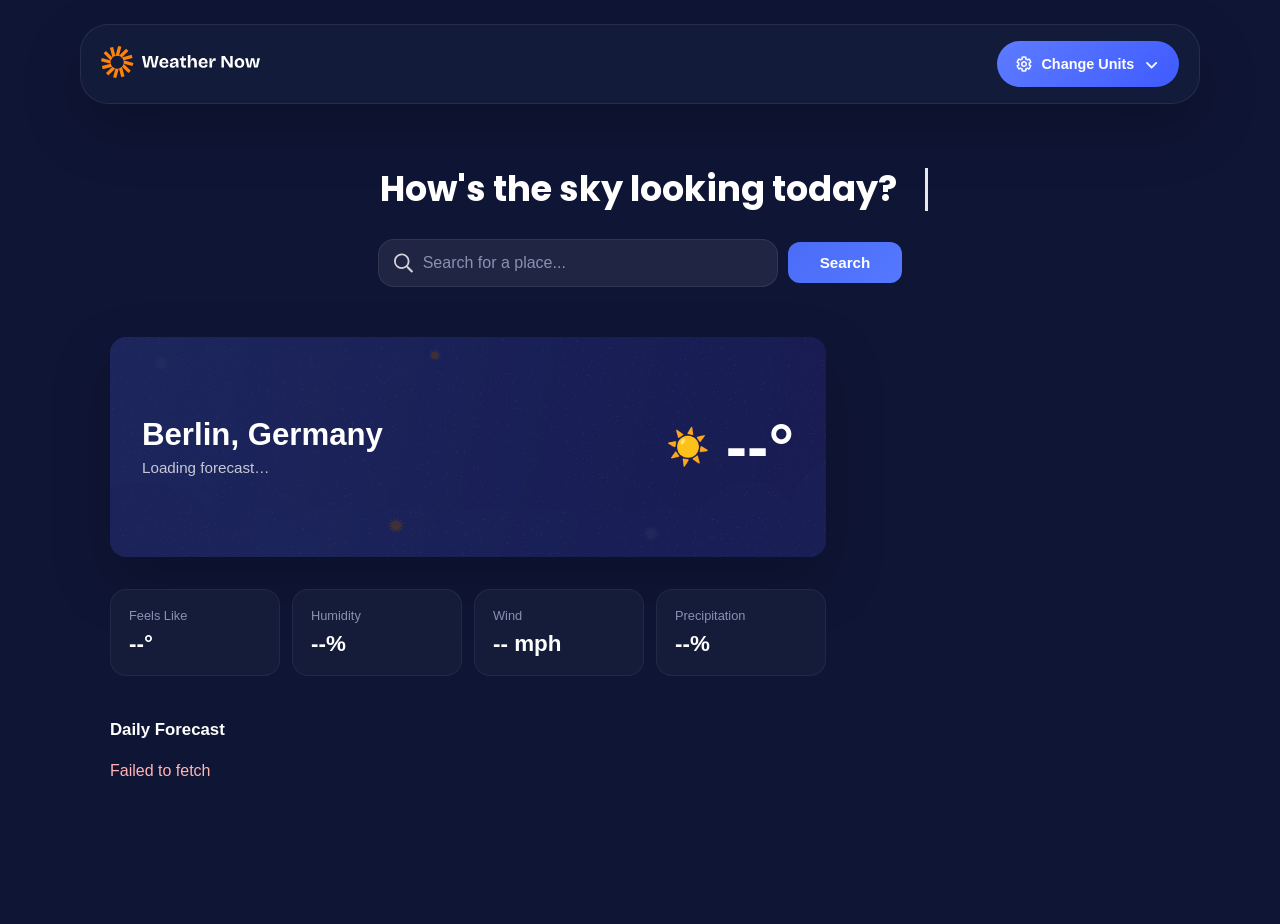
<file: index.html>
<!DOCTYPE html>
<html lang="en">
<head>
  <meta charset="UTF-8">
  <meta name="viewport" content="width=device-width, initial-scale=1.0"> <!-- displays site properly based on user's device -->
  <link rel="icon" type="image/png" sizes="32x32" href="./assets/images/favicon-32x32.png">
  <link rel="preconnect" href="https://fonts.googleapis.com">
<link rel="preconnect" href="https://fonts.gstatic.com" crossorigin>
<link href="https://fonts.googleapis.com/css2?family=Bricolage+Grotesque:opsz,wght@12..96,200..800&family=DM+Sans:ital,opsz,wght@0,9..40,100..1000;1,9..40,100..1000&family=Poppins:ital,wght@0,100;0,200;0,300;0,400;0,500;0,600;0,700;0,800;0,900;1,1<PASSWORD>;1,2<PASSWORD>;1,3<PASSWORD>;1,4<PASSWORD>;1,5<PASSWORD>;1,6<PASSWORD>;1,7<PASSWORD>;1,8<PASSWORD>;1,9<PASSWORD>&family=Roboto:ital,wght@0,1<PASSWORD>;1,1<PASSWORD>.." rel="stylesheet">
  <link rel="stylesheet" href="./style.css">
  <title>Weather App</title>
</head>
<body>
    <script src="app.js" defer></script>
  <!-- NAVBAR -->
  <nav class="navbar">
      <div class="logo">
         <span class="logo-icon">
          <img src="./assets/images/logo.svg" alt="logo-icon">
         </span>
      </div>
       <button type="button" class="units-btn">
         <span class="units-icon">
           <img src="./assets/images/icon-units.svg" alt="units-icon">
         </span>
         <span class="units-label">Change Units</span>
         <span class="units-dropdown">
           <img src="./assets/images/icon-dropdown.svg" alt="dropdown-icon">
         </span>
       </button>
  </nav>
  <!-- NAVBAR-END -->

  <!-- MAIN WRAPPER -->
    <main class="container">
      <!-- HERO-SECTION -->
       <section class="hero">
         <h1>How's the sky looking today?</h1>
         <div class="search-bar">
         <div class="search-input-wrap">
          <span class="search-icon">
             <img src="./assets/images/icon-search.svg" alt="search-icon">
           </span>
            <input id="search-input" type="text" placeholder="Search for a place...">
          </div>
          <button id="search-btn" type="button" class="search-btn">Search</button>
         </div>
       </section>
       <!-- HERO-SECTION-END -->

       <!-- CONTENT GRID -->
        <div class="content-grid">
           <!-- LEFT COLUMN -->
            <div class="left-column">
               <!-- Big Weather Card -->
                <div class="weather-card">
                    <div class="weather-card_info">
                      <div class="weather-card_bg">
                       <img src="./assets/images/bg-today-large.svg" alt="weather-background" class="weather-bg-img">
                        <div class="weather-card_content">
                           <div class="weather-card_meta">
                               <h2 id="city" class="city">Berlin, Germany</h2>
                               <p id="date" class="date">Loading forecast…</p>
                           </div>
                          <div class="weather-card_temp">
                         <span id="weather-icon" class="weather-icon" aria-hidden="true">☀️</span>
                          <span id="temperature" class="temperature">--°</span>
                       </div>  
                      </div>
                      </div>
                    </div>
                </div>
                <!-- Big Weather Card END -->

                  <!-- Stats ROW -->
                       <div class="stats-row">
                          <div class="stat-card">
                            <p class="stat-label">Feels Like</p>
                            <p id="feels-like" class="stat-value">--°</p>
                          </div>
                          <div class="stat-card">
                            <p class="stat-label">Humidity</p>
                            <p id="humidity" class="stat-value">--%</p>
                          </div>
                           <div class="stat-card">
                            <p class="stat-label">Wind</p>
                            <p id="wind" class="stat-value">-- mph</p>
                           </div>
                           <div class="stat-card">
                            <p class="stat-label">Precipitation</p>
                            <p id="precipitation" class="stat-value">--%</p>
                           </div>
                       </div>
                      <!-- STATS-ROW-END -->

                      <!-- Daily Forecast -->
                      <div class="daily-section">
                        <p class="section-title">Daily Forecast</p>
                        <div id="daily-row" class="daily-row"></div>
                        <p id="status-message" class="status-message"></p>
                      </div> 

        </div>
        </div>

    </main>



  
 
</body>
</html>
</file>
<file: style.css>
*, *::before, *::after {
  margin: 0;
  padding: 0;
  box-sizing: border-box;
}

:root {
  --bg-dark: #0f1535;
  --card-blue: #1e2a78;
  --panel-bg: #141c3a;
  --accent: #f5a623;
  --accent-btn: #4a6cf7;
  --text: #ffffff;
  --text-muted: #8892b0;
  --radius: 16px;
}

body {
  background-color: var(--bg-dark);
  color: var(--text);
  font-family: 'Segoe UI', sans-serif;
  min-height: 100vh;
}
/* NAVBAR SECTION */
.navbar {
  width: min(1120px, calc(100% - 2rem));
  margin: 1.5rem auto;
  display: flex;
  align-items: center;
  justify-content: space-between;
  gap: 1rem;
  padding: 1rem 1.25rem;
  background: rgba(20, 28, 58, 0.95);
  border: 1px solid rgba(255, 255, 255, 0.08);
  border-radius: 28px;
  box-shadow: 0 24px 60px rgba(0, 0, 0, 0.22);
}  

.logo {
  display: inline-flex;
  align-items: center;
  gap: 0.85rem;
  text-decoration: none;
  color: var(--text);
}

.logo-icon img {
  width: 10rem;
  height: auto;
  animation: typewriterReveal 1.2s ease-out forwards;
}

/* ANIMATIONS FOR LOGO */
@keyframes typewriterReveal {
  from {
    clip-path: inset(0 100% 0 0);
  }
  to {
    clip-path: inset(0 0 0 0);
  }
}

.units-btn {
  display: inline-flex;
  align-items: center;
  justify-content: center;
  gap: 0.6rem;
  padding: 0.95rem 1.2rem;
  border: none;
  border-radius: 999px;
  background: linear-gradient(135deg, #5d7cff 0%, #3f5bff 100%);
  color: var(--text);
  font-size: 0.90rem;
  font-weight: 600;
  cursor: pointer;
  transition: transform 250ms ease, box-shadow 250ms ease, background-color 250ms ease;
}

.units-btn:hover,
.units-btn:focus-visible {
  transform: translateY(-0.3px);
  box-shadow: 0 8px 14px rgba(58, 90, 255, 0.12);
}

.units-icon,
.units-dropdown {
  width: 1rem;
  height: 1rem;
}

.units-label {
    flex: 1;
    text-align: center;
}
/* NAVBAR SECTION-END */

/* HERO / SEARCH-BAR SECTION */
.hero {
  text-align: center;
  padding: 40px 20px 30px;
}

.hero h1  {
  font-size: 2.2rem;
  font-weight: 700;
  line-height: 1.2;
  margin-bottom: 28px;
  font-style: normal;
  font-family: 'Poppins', sans-serif; 
  display: inline-block;
  max-width: 100%;
  overflow: visible;
  white-space: normal;
  border-right: 3px solid rgba(255, 255, 255, 0.9);
  width: fit-content;
  animation:
  typing 2.8s steps(28, end) 0.4s forwards,
  blinkCaret 0.75s step-end infinite;
}
@keyframes typing {
  from { width: 0; }
  to { width: 24ch; }
}

@keyframes blinkCaret {
  50% { border-color: transparent; }
}

.search-bar {
  display: flex;
  justify-content: center;
  gap: 10px;
  max-width: 600px;
  margin: 0 auto;
  align-items: center;
  position: relative;
}

.search-input-wrap {
  position: relative;
  flex: 1;
  max-width: 400px;
}

.search-bar input {
  flex: 1;
  max-width: 400px;
  padding: 14px 18px 14px 48px;
  background:  rgba(255,255,255,0.07);
  border: 1px solid rgba(255, 255, 255, 0.08);
  border-radius: 16px;
  color: var(--text);
  font-size: 1rem;
  position: relative;
  transition: all 250ms ease;
  width: 100%;
  padding-left: 44px;
}

.search-bar input::placeholder {
  color: var(--text-muted);
  font-weight: 400;
}

.search-bar input:focus {
  outline: none;
  background: rgba(130, 137, 186, 0.7);
  border-color: var(--accent-btn);
  box-shadow: 0 0 20px rgba(103, 128, 228, 0.2);
}

.search-icon {
  position: absolute;
  left: 16px;
  display: flex;
  align-items: center;
  top: 50%;
  transform: translateY(-50%);
  pointer-events: none;
  z-index: 1;
}

.search-icon img {
  width: 20px;
  height: 20px;
} 

.search-btn {
  padding: 12px 32px;
  background: linear-gradient(135deg, var(--accent-btn) 0%, #5578ff 100%);
  color: var(--text);
  border: none;
  border-radius: 12px;
  font-weight: 600;
  font-size: 0.95rem;
  cursor: pointer;
  transition: all 250ms ease;
}

.search-btn:hover {
  transform: translateY(-2px);
  box-shadow: 0 8px 14px rgba(58, 90, 255, 0.12);
}

.search-btn:active {
  transform: translateY(0);
}
/* HERO /SEARCH-BAR SECTION-END */

/* CONTENT-GRID */
.container {
  max-width: 1100px;
  margin: 0 auto;
  padding: 0 20px 40px;
}

.content-grid {
  display: grid;
  grid-template-columns: 1fr 320px; /* left flexible, right fixed */
  gap: 24px;
  margin-top: 20px;
}

.left-column {
  display: flex;
  flex-direction: column;
  gap: 16px;
}
/* CONTENT-GRID END */

/* BIG WEATHER CARD */
.weather-card {
  border-radius: var(--radius);
  overflow: hidden;
  margin-bottom: 16px;
  box-shadow: 0 24px 60px rgba(0,0,0,0.22);
}

.weather-card_info  {
    position: relative;
}

.weather-card_bg {
  position: relative;
  min-height: 220px;
  padding: 32px;
  display: flex;
  align-items: center;
  justify-content: space-between;
  background: rgba(20, 30, 68, 0.96);
}

.weather-bg-img {
  position: absolute;
  inset: 0;
  width: 100%;
  height: 100%;
  object-fit: cover;
  opacity: 0.18;
  pointer-events: none;
}

.weather-card_content {
  position: relative;
  width: 100%;
  display: flex;
  align-items: center;
  justify-content: space-between;
  gap: 1.5rem;
}

.weather-card_meta {
  max-width: 60%;
}

.city {
  margin: 0 0 0.35rem;
  font-size: 1.95rem;
  font-weight: 700;
  color: var(--text);
}

.date {
  margin: 0;
  color: rgba(255, 255, 255, 0.75);
  font-size: 0.95rem;
}

.weather-card_temp {
  display: inline-flex;
  align-items: center;
  gap: 1rem;
}

.weather-card_temp img {
  width: 72px;
  height: 72px;
}

.temperature {
  font-size: 4rem;
  font-weight: 700;
  color: var(--text);
  line-height: 1;
}
/* BIG WEATHER CARD-END */

/* STATS ROW */
.stats-row {
  display: grid;
  grid-template-columns:  repeat(4, minmax(0, 1fr));
  gap: 12px;
  margin-bottom: 24px;
  width: 100%;
}

.stat-card {
  background: var(--panel-bg);
  border-radius: var(--radius);
  padding: 18px;
  border: 1px solid rgba(255,255,255,0.06);
  cursor: pointer;
  transition: all 250ms ease;  
}

.stat-card:hover {
  background: rgba(20, 28, 58, 0.95);
  border-color: var(--accent-btn);
  box-shadow: 0 8px 14px rgba(58, 90, 255, 0.12);
}

.stat-label {
  font-size: 0.8rem;
  color: var(--text-muted);
  margin-bottom: 8px;
}

.stat-value {
  font-size: 1.4rem;
  font-weight: 600;
}
/* STATS ROW-END */

/* DAILY FORECAST */

.daily-section {
  margin-top: 4px;
}

.section-title {
  margin: 0 0 12px;
  font-size: 1.05rem;
  font-weight: 600;
  color: var(--text);
}

.daily-row {
  display: grid;
  grid-template-columns: repeat(5, minmax(0, 1fr));
  gap: 12px;
}

.daily-card {
  background: rgba(20, 28, 58, 0.95);
  border: 1px solid rgba(255,255,255,0.08);
  border-radius: var(--radius);
  padding: 14px 12px;
  text-align: center;
  cursor: pointer;
  transition: all 250ms ease;
}

.daily-card:hover {
  transform: translateY(-2px);
  box-shadow: 0 8px 14px rgba(58, 90, 255, 0.12);
}

.daily-day {
  margin: 0 0 8px;
  font-weight: 600;
  color: var(--text);
}

.daily-icon,
.weather-icon {
  display: inline-block;
  animation: floatIcon 1.8s ease-in-out infinite;
  transform-origin: center;
}

@keyframes floatIcon {
  0%, 100% {
    transform: translateY(0) rotate(0deg);
  }
  50% {
    transform: translateY(-5px) rotate(4deg);
  }
}

.daily-icon {
  font-size: 1.4rem;
  margin-bottom: 8px;
}

.daily-temps {
  margin: 0 0 5px;
  font-weight: 700;
  color: var(--text);
}

.daily-precip {
  margin: 0;
  color: var(--text-muted);
  font-size: 0.85rem;
}

.status-message {
  margin-top: 10px;
  color: #ffb4b4;
  min-height: 1.2rem;
}

.weather-icon {
  font-size: 2.2rem;
  line-height: 1;
}







































@media (max-width: 760px) {
  .stats-row {
    grid-template-columns: repeat(2, minmax(0, 1fr));
  }

  .daily-row {
    grid-template-columns: repeat(2, minmax(0, 1fr));
  }
   body {
    padding: 0;
   }

  .navbar {
    width: calc(100% - 32px);
    margin: 16px auto;
    flex-direction: row;
    align-items: center;
    justify-content: space-between;
    gap: 12px;
    padding: 16px;
  }

  .units-btn {
    min-width: 140px;
    width: auto;
    padding: 10px 18px;
  }

  .hero {
    padding: 32px 16px 24px;
  }

  .hero h1 {
    font-size: 2.4rem;
    /* line-height: 1.05; */
    letter-spacing: -0.03em;
    max-width: 100%;
    width: auto;
    white-space: normal;
    border-right: 3px solid rgba(255, 255, 255, 0.9);
  }

  .search-bar {
    flex-direction: column;
    gap: 12px;
    max-width: 100%;
    width: 100%;
  }

  .search-input-wrap {
    max-width: 100%;
    width: 100%;
  }

  .search-bar input {
    width: 100%;
    max-width: 100%;
    padding: 14px 18px 14px 48px;
    border-radius: 18px;
    font-size: 1rem;
  }

  .search-btn {
    width: 100%;
    padding: 14px 0;
    border-radius: 18px;
  }

  .content-grid {
    grid-template-columns: 1fr;
    gap: 20px;
  }

   .weather-card {
    box-shadow: 0 24px 60px rgba(0, 0, 0, 0.22);
    border-radius: 24px;
    padding: 0;
  }

  .weather-card_bg {
    flex-direction: column;
    align-items: flex-start;
    justify-content: flex-start;
    min-height: 220px;
    padding: 24px;
    gap: 18px;
    background: linear-gradient(180deg, rgba(70, 88, 217, 0.16) 0%, rgba(24, 33, 86, 0.98) 100%);
  }

  .weather-card_content {
    flex-direction: column;
    align-items: flex-start;
    justify-content: flex-start;
    gap: 20px;
    
  }

  .weather-card_meta {
    max-width: 100%;
  }

  .city {
    font-size: 1.8rem;
  }

    .date {
    font-size: 0.95rem;
  }

  .weather-card_temp {
    width: 100%;
    justify-content: space-between;
    gap: 1rem;
  }

  .weather-card_temp img {
    width: 54px;
    height: 54px;
  }

  .temperature {
    font-size: 3.25rem;
  }
}


/* Very small phones */
@media (max-width: 480px) {
  .hero h1 {
    font-size: 1.8rem;
  }
  
  .temperature {
    font-size: 2.5rem;
  }
  
  .city {
    font-size: 1.3rem;
  }
  
  .hero {
    padding: 24px 12px 16px;
  }
  
  .container {
    padding: 0 12px 30px;
  }
  
  .navbar {
    width: calc(100% - 16px);
    margin: 12px auto;
    padding: 12px;
  }
}
</file>
